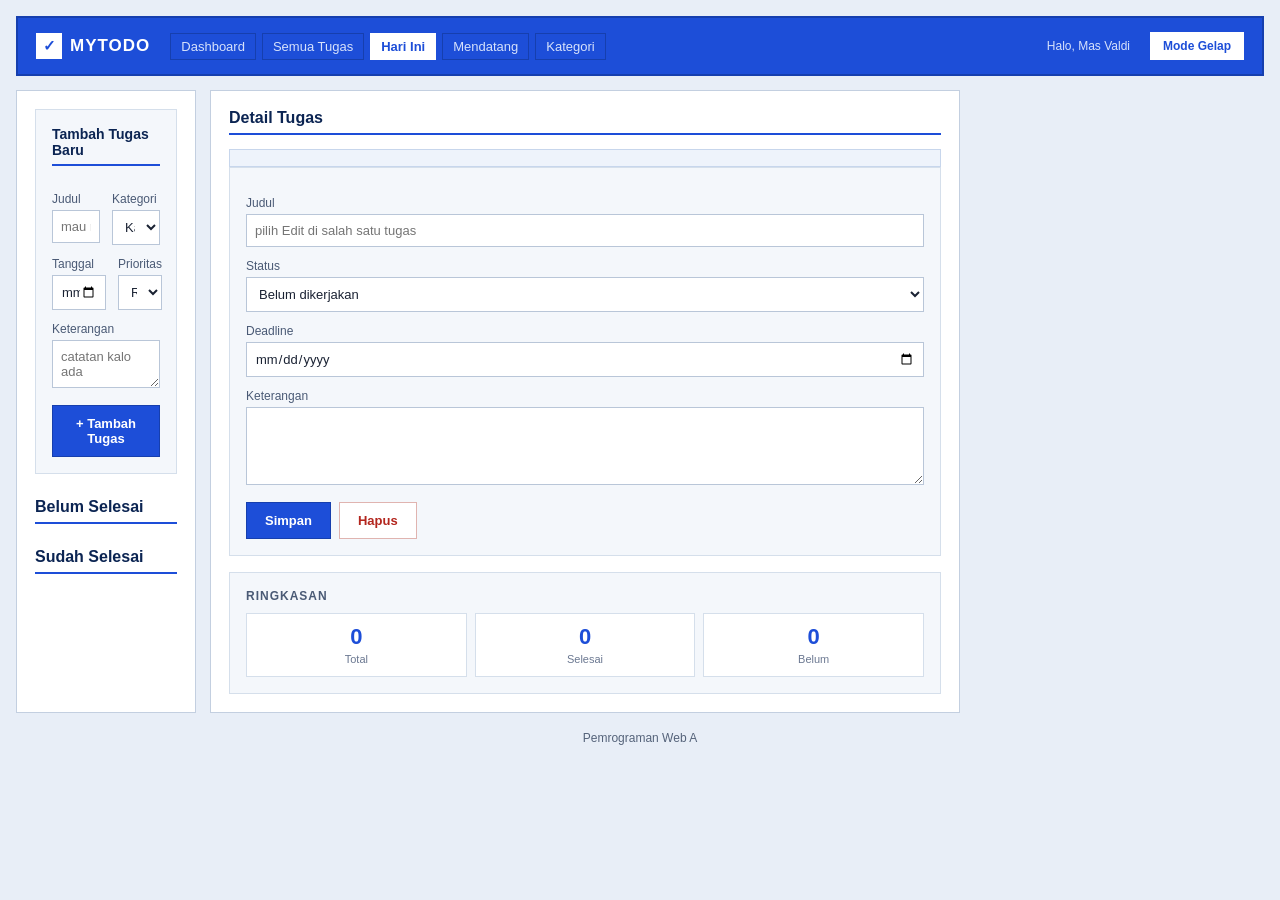
<file: index.html>
<!DOCTYPE html>
<html lang="id">
<head>
<meta charset="UTF-8">
<meta name="viewport" content="width=device-width, initial-scale=1.0">
<title>MYTODO - Todo List</title>
<link rel="stylesheet" href="style.css">
</head>
<body>

<header>
  <div class="merek">
    <div class="logo">&check;</div>
    <span class="namaapp">MYTODO</span>
  </div>

  <nav>
    <a href="#">Dashboard</a>
    <a href="#">Semua Tugas</a>
    <a href="#" class="aktif">Hari Ini</a>
    <a href="#">Mendatang</a>
    <a href="#">Kategori</a>
  </nav>

  <span class="identitas">Halo, Mas Valdi</span>
  <button type="button" id="tomboltema" class="tematoggle" aria-pressed="false">Mode Gelap</button>
</header>

<div class="isi">

  <main>

    <section class="formbaru">
      <h2>Tambah Tugas Baru</h2>
      <form id="formtugas">
        <div class="baris">
          <div>
            <label for="judul">Judul</label>
            <input type="text" id="judul" placeholder="mau ngapain hari ini?">
          </div>
          <div>
            <label for="kategori">Kategori</label>
            <select id="kategori">
              <option>Kampus</option>
              <option>Bisnis</option>
              <option>Pribadi</option>
            </select>
          </div>
        </div>

        <div class="baris">
          <div>
            <label for="tgl">Tanggal</label>
            <input type="date" id="tgl">
          </div>
          <div>
            <label for="prioritas">Prioritas</label>
            <select id="prioritas">
              <option>Rendah</option>
              <option>Sedang</option>
              <option>Tinggi</option>
            </select>
          </div>
        </div>

        <label for="ket">Keterangan</label>
        <textarea id="ket" rows="2" placeholder="catatan kalo ada"></textarea>

        <button type="submit" id="tambah">+ Tambah Tugas</button>
      </form>
    </section>

    <h2>Belum Selesai</h2>
    <ul class="daftar" id="belum"></ul>

    <h2>Sudah Selesai</h2>
    <ul class="daftar selesai" id="sudah"></ul>

  </main>

  <aside>
    <h2>Detail Tugas</h2>
    <p id="pesan" class="pesan" role="status"></p>
    <div class="kotak">
      <label for="j2">Judul</label>
      <input type="text" id="j2" placeholder="pilih Edit di salah satu tugas">

      <label for="status">Status</label>
      <select id="status">
        <option>Belum dikerjakan</option>
        <option>Selesai</option>
      </select>

      <label for="dl">Deadline</label>
      <input type="date" id="dl">

      <label for="ket2">Keterangan</label>
      <textarea id="ket2" rows="4"></textarea>

      <div class="tombol">
        <button type="button" id="simpan">Simpan</button>
        <button type="button" class="hapus" id="hapusdetail">Hapus</button>
      </div>
    </div>

    <div class="kotak ringkasan">
      <h3>Ringkasan</h3>
      <div class="angka">
        <div>
          <span class="besar" id="jumlahtotal">0</span>
          <span class="kecil">Total</span>
        </div>
        <div>
          <span class="besar" id="jumlahselesai">0</span>
          <span class="kecil">Selesai</span>
        </div>
        <div>
          <span class="besar" id="jumlahbelum">0</span>
          <span class="kecil">Belum</span>
        </div>
      </div>
    </div>
  </aside>

</div>

<footer>
  <p>Pemrograman Web A</p>
</footer>

<script src="script.js"></script>

</body>
</html>
</file>
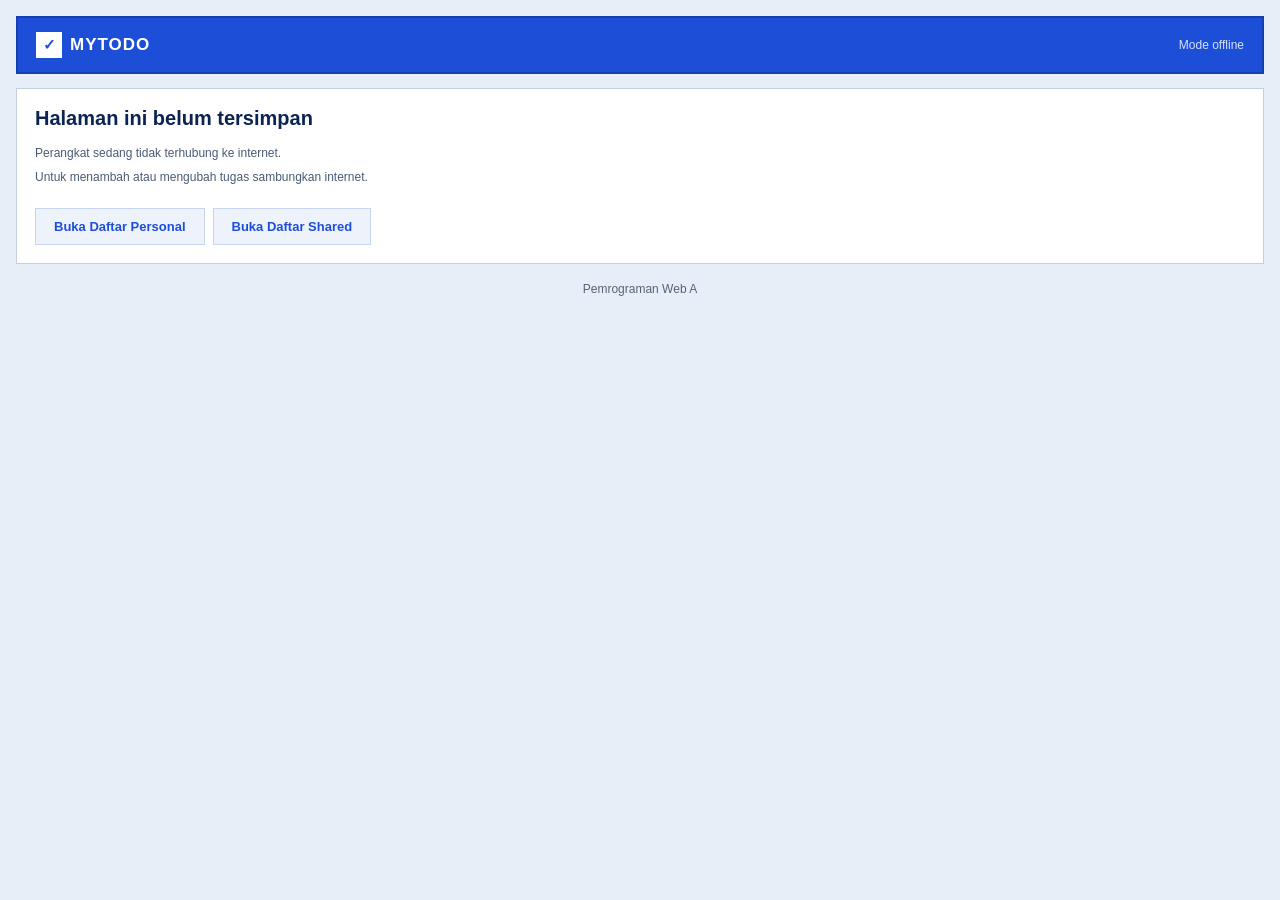
<file: offline.html>
<!DOCTYPE html>
<html lang="id">
<head>
<meta charset="UTF-8">
<meta name="viewport" content="width=device-width, initial-scale=1.0">
<title>MYTODO Sedang Offline</title>
<link rel="stylesheet" href="style.css">
</head>
<body>

<header>
  <div class="merek">
    <div class="logo" aria-hidden="true">&check;</div>
    <span class="namaapp">MYTODO</span>
  </div>
  <span class="identitas">Mode offline</span>
</header>

<div class="isisatu">
  <main id="konten" tabindex="-1">
    <h1>Halaman ini belum tersimpan</h1>
    <p class="bantuan">Perangkat sedang tidak terhubung ke internet.</p>
    <p class="bantuan">Untuk menambah atau mengubah tugas sambungkan internet.</p>
    <div class="tombol">
      <a class="aksibtn" href="index.php">Buka Daftar Personal</a>
      <a class="aksibtn" href="shared.php">Buka Daftar Shared</a>
    </div>
  </main>
</div>

<footer>
  <p>Pemrograman Web A</p>
</footer>

</body>
</html>
</file>
<file: style.css>
body {
  font-family: Arial, Helvetica, sans-serif;
  font-size: 0.875rem;
  color: #1a2233;
  background-color: #e8eef7;
  margin: 0;
  padding: 16px;
}

header {
  background-color: #1d4ed8;
  color: #ffffff;
  border: 2px solid #163fae;
  padding: 14px 18px;
  display: flex;
  align-items: center;
  gap: 20px;
  flex-wrap: wrap;
}

.merek {
  display: flex;
  align-items: center;
  gap: 8px;
}

.logo {
  background-color: #ffffff;
  color: #1d4ed8;
  width: 26px;
  height: 26px;
  display: flex;
  align-items: center;
  justify-content: center;
  font-size: 0.9375rem;
  font-weight: bold;
}

.namaapp {
  font-size: 1.0625rem;
  font-weight: bold;
  letter-spacing: 1px;
}

nav {
  display: flex;
  gap: 6px;
  flex-wrap: wrap;
}

nav a {
  color: #d7e2fb;
  font-size: 0.8125rem;
  text-decoration: none;
  padding: 5px 10px;
  border: 1px solid #163fae;
}

nav a.aktif {
  background-color: #ffffff;
  border: 1px solid #ffffff;
  color: #1d4ed8;
  font-weight: bold;
}

.identitas {
  margin-left: auto;
  color: #d7e2fb;
  font-size: 0.75rem;
}

.tematoggle {
  background-color: #ffffff;
  color: #1d4ed8;
  border: 1px solid #ffffff;
  margin-top: 0;
  padding: 6px 12px;
  font-size: 0.75rem;
}

.isi {
  display: grid;
  grid-template-columns: 180px 1fr 290px;
  gap: 14px;
  margin-top: 14px;
}

main, aside {
  background-color: #ffffff;
  border: 1px solid #c3cfe0;
  padding: 18px;
}

h2 {
  font-size: 1rem;
  font-weight: bold;
  color: #0b2452;
  border-bottom: 2px solid #1d4ed8;
  padding-bottom: 6px;
  margin: 0 0 14px 0;
}

main h2 {
  margin-top: 24px;
}

.formbaru {
  background-color: #f4f7fb;
  border: 1px solid #d5dfeb;
  padding: 16px;
  margin-bottom: 24px;
}

.formbaru h2 {
  font-size: 0.875rem;
  margin-top: 0;
}

.baris {
  display: flex;
  gap: 12px;
}

.baris > div {
  width: 50%;
}

label {
  display: block;
  font-size: 0.75rem;
  color: #4a5a75;
  margin-top: 12px;
  margin-bottom: 4px;
}

input[type=text], input[type=date], select, textarea {
  width: 100%;
  background-color: #ffffff;
  border: 1px solid #b9c6d8;
  padding: 8px;
  font-family: Arial, Helvetica, sans-serif;
  font-size: 0.8125rem;
  color: #1a2233;
  box-sizing: border-box;
}

button {
  background-color: #1d4ed8;
  color: #ffffff;
  border: 1px solid #163fae;
  padding: 10px 18px;
  margin-top: 14px;
  font-family: Arial, Helvetica, sans-serif;
  font-size: 0.8125rem;
  font-weight: bold;
}

.hapus {
  background-color: #ffffff;
  color: #b3261e;
  border: 1px solid #e0b4b0;
}

.daftar {
  list-style-type: none;
  padding-left: 0;
  margin: 0;
}

.daftar li {
  display: flex;
  gap: 12px;
  background-color: #f7f9fc;
  border: 1px solid #dde4ef;
  padding: 12px 14px;
  margin-bottom: 8px;
}

.aksi {
  display: flex;
  flex-direction: column;
  gap: 5px;
  margin-left: auto;
}

.aksibtn {
  background-color: #eef3fb;
  color: #1d4ed8;
  border: 1px solid #c7d6ec;
  margin-top: 0;
  padding: 4px 12px;
  font-size: 0.6875rem;
}

.buang {
  color: #b3261e;
  border: 1px solid #e6c3c0;
}

.kosong {
  display: block;
  background-color: #f7f9fc;
  border: 1px dashed #c3cfe0;
  padding: 16px;
  text-align: center;
  color: #6b7891;
  font-size: 0.8125rem;
}

.kategori {
  display: block;
  color: #1d4ed8;
  font-size: 0.625rem;
  font-weight: bold;
  letter-spacing: 1px;
  text-transform: uppercase;
  margin-bottom: 4px;
}

.kategori.bisnis {
  color: #6d3fc0;
}

.kategori.pribadi {
  color: #0f7a53;
}

.teks strong {
  display: block;
  font-size: 0.875rem;
}

.teks p {
  color: #6b7891;
  font-size: 0.75rem;
  margin: 4px 0 0 0;
}

.chipbaris {
  display: flex;
  gap: 6px;
  margin-top: 8px;
}

.chip {
  background-color: #e8edf6;
  border: 1px solid #d3dcea;
  color: #33415c;
  font-size: 0.6875rem;
  padding: 2px 8px;
}

.tinggi {
  background-color: #fde8e6;
  border: 1px solid #f0c4c0;
  color: #b3261e;
}

.sedang {
  background-color: #fdf1dd;
  border: 1px solid #ecd6ac;
  color: #8a5a06;
}

.rendah {
  background-color: #e3edfd;
  border: 1px solid #c2d5f5;
  color: #1d4ed8;
}

.selesai strong {
  color: #8a94a6;
  text-decoration: line-through;
}

.kotak {
  background-color: #f4f7fb;
  border: 1px solid #d5dfeb;
  padding: 16px;
}

.tombol {
  display: flex;
  gap: 8px;
}

.ringkasan {
  margin-top: 16px;
}

.ringkasan h3 {
  font-size: 0.75rem;
  color: #4a5a75;
  text-transform: uppercase;
  letter-spacing: 1px;
  margin: 0 0 10px 0;
}

.angka {
  display: flex;
  gap: 8px;
}

.angka > div {
  width: 33%;
  background-color: #ffffff;
  border: 1px solid #d5dfeb;
  padding: 10px;
  text-align: center;
}

.besar {
  display: block;
  font-size: 1.375rem;
  font-weight: bold;
  color: #1d4ed8;
}

.kecil {
  color: #6b7891;
  font-size: 0.6875rem;
}

footer {
  text-align: center;
  color: #55637a;
  font-size: 0.75rem;
  padding: 18px;
}

footer p {
  margin: 0;
}

.lewati {
  position: absolute;
  left: -999px;
  background-color: #ffffff;
  color: #1d4ed8;
  border: 2px solid #1d4ed8;
  padding: 10px 14px;
  font-size: 0.8125rem;
  font-weight: bold;
}

.lewati:focus {
  left: 16px;
  top: 16px;
}

h1 {
  font-size: 1.25rem;
  font-weight: bold;
  color: #0b2452;
  margin: 0 0 16px 0;
}

.pesan {
  background-color: #eef3fb;
  border: 1px solid #c7d6ec;
  color: #1a2233;
  font-size: 0.8125rem;
  padding: 8px 12px;
  margin: 12px 0 0 0;
}

.kamera {
  background-color: #ffffff;
  border: 1px solid #d5dfeb;
  padding: 12px;
  margin-top: 16px;
}

.kamera h3,
.kotak h3 {
  color: #4a5a75;
  font-size: 0.75rem;
  text-transform: uppercase;
  letter-spacing: 1px;
  margin: 0 0 10px 0;
}

.bantuan {
  color: #4a5a75;
  font-size: 0.75rem;
  margin: 0 0 10px 0;
}

#videokamera {
  display: none;
  width: 100%;
  max-width: 320px;
  background-color: #0b1220;
  border: 1px solid #b9c6d8;
}

#kanvas {
  display: none;
}

#pratinjau {
  display: none;
  width: 100%;
  max-width: 320px;
  border: 1px solid #b9c6d8;
  margin-top: 10px;
}

.fototugas {
  display: block;
  width: 100%;
  max-width: 180px;
  border: 1px solid #dde4ef;
  margin-top: 8px;
}

.sidebar {
  display: block;
  background-color: #ffffff;
  border: 1px solid #c3cfe0;
  padding: 18px;
}

.sidebar h2 {
  font-size: 0.8125rem;
  margin-top: 20px;
}

.sidebar h2:first-child {
  margin-top: 0;
}

.sidebar ul {
  list-style-type: none;
  padding-left: 0;
  margin: 0 0 20px 0;
}

.sidebar li {
  margin-bottom: 6px;
}

.sidebar a {
  display: block;
  background-color: #f4f7fb;
  border: 1px solid #d5dfeb;
  color: #1d4ed8;
  font-size: 0.8125rem;
  font-weight: bold;
  text-decoration: none;
  padding: 9px 12px;
}

.sidebar a.menuaktif {
  background-color: #1d4ed8;
  border: 1px solid #163fae;
  color: #ffffff;
}

.logkotak {
  white-space: pre-wrap;
  overflow-wrap: break-word;
  background-color: #f4f7fb;
  border: 1px solid #d5dfeb;
  color: #4a5a75;
  font-family: Arial, Helvetica, sans-serif;
  font-size: 0.6875rem;
  padding: 10px;
  margin: 0 0 10px 0;
  max-height: 180px;
  overflow: auto;
}

.hapuslog {
  display: block;
  color: #b3261e;
  font-size: 0.6875rem;
  text-align: center;
}

.isisatu {
  margin-top: 14px;
}

.isisatu main {
  background-color: #ffffff;
  border: 1px solid #c3cfe0;
  padding: 18px;
}

a.aksibtn {
  display: inline-block;
  text-decoration: none;
  text-align: center;
}

.tombol a.aksibtn {
  margin-top: 14px;
  padding: 10px 18px;
  font-size: 0.8125rem;
  font-weight: bold;
}

.centang {
  background-color: transparent;
  border: 0;
  padding: 0;
  margin: 0;
  color: #1d4ed8;
  font-size: 1.125rem;
  text-decoration: none;
  line-height: 1;
  cursor: pointer;
}

body.gelap {
  background-color: #101725;
  color: #e6ebf5;
}

body.gelap header {
  background-color: #16233f;
  border: 2px solid #24365c;
}

body.gelap .logo {
  background-color: #6ea0ff;
  color: #101725;
}

body.gelap nav a {
  border: 1px solid #24365c;
  color: #a8bbdd;
}

body.gelap nav a.aktif {
  background-color: #6ea0ff;
  border: 1px solid #6ea0ff;
  color: #101725;
}

body.gelap .tematoggle {
  background-color: #6ea0ff;
  border: 1px solid #6ea0ff;
  color: #101725;
}

body.gelap main, body.gelap aside {
  background-color: #18202f;
  border: 1px solid #2b3648;
}

body.gelap h2 {
  color: #cddcf8;
  border-bottom: 2px solid #6ea0ff;
}

body.gelap .formbaru,
body.gelap .kotak,
body.gelap .daftar li,
body.gelap .kosong,
body.gelap .angka > div {
  background-color: #141c2b;
  border: 1px solid #2b3648;
}

body.gelap label,
body.gelap .teks p,
body.gelap .kecil,
body.gelap .ringkasan h3,
body.gelap footer,
body.gelap .kosong {
  color: #9fb0cc;
}

body.gelap input[type=text],
body.gelap input[type=date],
body.gelap select,
body.gelap textarea {
  background-color: #0d1421;
  border: 1px solid #333f52;
  color: #e6ebf5;
}

body.gelap .chip {
  background-color: #1d283c;
  border: 1px solid #2b3648;
  color: #b6c7e3;
}

body.gelap .tinggi {
  background-color: #3a1e1c;
  border: 1px solid #5c2f2c;
  color: #fca5a5;
}

body.gelap .sedang {
  background-color: #3a2f18;
  border: 1px solid #5c4a26;
  color: #fcd34d;
}

body.gelap .rendah {
  background-color: #1b2a48;
  border: 1px solid #2c4372;
  color: #93c5fd;
}

body.gelap .kategori {
  color: #6ea0ff;
}

body.gelap .kategori.pribadi {
  color: #4fd39b;
}

body.gelap .kategori.bisnis {
  color: #b18cf5;
}

body.gelap .aksibtn {
  background-color: #1d283c;
  border: 1px solid #2b3648;
  color: #93c5fd;
}

body.gelap .buang {
  border: 1px solid #5c2f2c;
  color: #fca5a5;
}

body.gelap .hapus {
  background-color: #1d283c;
  border: 1px solid #5c2f2c;
  color: #fca5a5;
}

body.gelap .besar {
  color: #93c5fd;
}

body.gelap .selesai strong {
  color: #7d8ba5;
}

body.gelap h1 {
  color: #cddcf8;
}

body.gelap .pesan {
  background-color: #141c2b;
  border: 1px solid #2b3648;
  color: #e6ebf5;
}

body.gelap .lewati {
  background-color: #6ea0ff;
  border: 2px solid #6ea0ff;
  color: #101725;
}

body.gelap .kamera {
  background-color: #141c2b;
  border: 1px solid #2b3648;
}

body.gelap .kamera h3,
body.gelap .kotak h3,
body.gelap .bantuan {
  color: #9fb0cc;
}

body.gelap .sidebar {
  background-color: #18202f;
  border: 1px solid #2b3648;
}

body.gelap .sidebar a {
  background-color: #141c2b;
  border: 1px solid #2b3648;
  color: #93c5fd;
}

body.gelap .sidebar a.menuaktif {
  background-color: #6ea0ff;
  border: 1px solid #6ea0ff;
  color: #101725;
}

body.gelap .logkotak {
  background-color: #141c2b;
  border: 1px solid #2b3648;
  color: #9fb0cc;
}

body.gelap .hapuslog {
  color: #fca5a5;
}

body.gelap .isisatu main {
  background-color: #18202f;
  border: 1px solid #2b3648;
}

body.gelap .centang {
  color: #93c5fd;
}

@media screen and (max-width: 768px) {
  body {
    padding: 10px;
  }
  .isi {
    grid-template-columns: 100%;
    gap: 10px;
  }
  .identitas {
    margin-left: 0;
    width: 100%;
  }
  main, aside {
    padding: 14px;
  }
  .baris {
    display: block;
  }
  .baris > div {
    width: 100%;
  }
}
</file>
